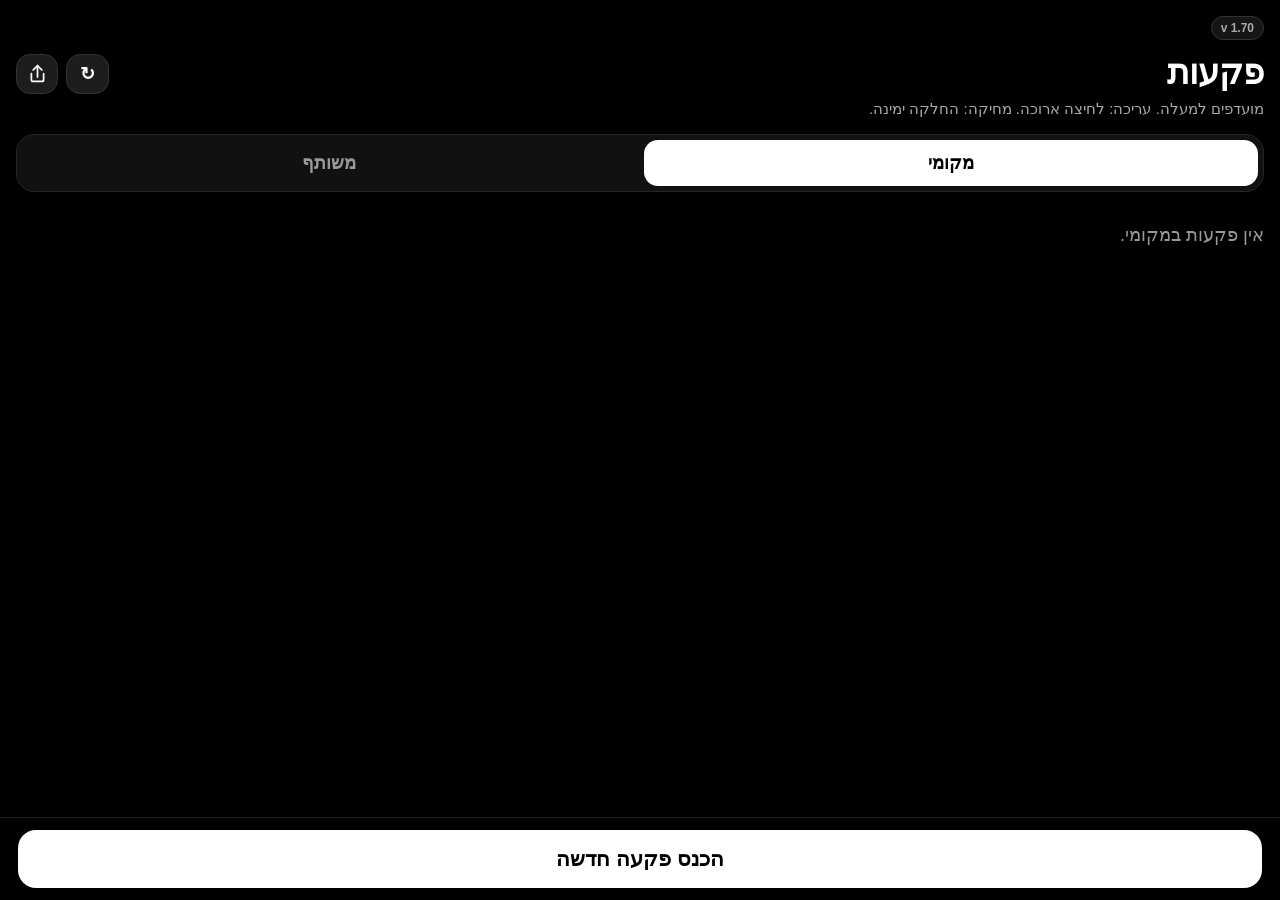
<file: index.html>
<!doctype html>
<html lang="he" dir="rtl">
<head>
<meta charset="utf-8" />
<meta name="viewport" content="width=device-width, initial-scale=1, viewport-fit=cover" />
<meta name="theme-color" content="#000000">
<meta name="color-scheme" content="only light">
<meta name="apple-mobile-web-app-capable" content="yes">
<meta name="apple-mobile-web-app-title" content="פקעות">
<meta name="apple-mobile-web-app-status-bar-style" content="black">
<link rel="manifest" href="manifest.webmanifest">
<link rel="icon" href="icon.svg" type="image/svg+xml">
<link rel="stylesheet" href="css/main.css?v=1.70">
<title>פקעות</title>
<style>
.lastScannedText{display:block;margin-top:5px;font-size:14px;font-weight:500;color:#9f9f9f;white-space:nowrap}
.lastScannedText.today{color:#3b82f6;font-weight:700}
.topVersion{font-size:12px;color:#aaa;font-weight:700;direction:ltr;white-space:nowrap}.topBarActions{display:flex;align-items:center;gap:8px;direction:ltr}
.shareBtn{width:42px;height:40px;padding:0;display:flex;align-items:center;justify-content:center;background:#1d1d1d;color:#fff;border:1px solid #333;border-radius:14px}
.shareBtn svg{width:21px;height:21px;fill:none;stroke:currentColor;stroke-width:2;stroke-linecap:round;stroke-linejoin:round}
.versionScreen{position:fixed;inset:0;z-index:100000;background:#000;color:#fff;display:flex;flex-direction:column;padding:calc(14px + env(safe-area-inset-top,0px)) 16px calc(14px + env(safe-area-inset-bottom,0px));direction:rtl}
.versionScreenHeader{display:flex;align-items:center;justify-content:space-between;gap:12px;padding-bottom:12px;border-bottom:1px solid #262626;flex:0 0 auto}
.versionScreenTitle{font-size:28px;font-weight:800;margin:0}
.versionCloseBtn{width:auto;padding:10px 16px;border-radius:14px;background:#222;color:#fff;border:1px solid #444;font-size:16px}
.versionScreenBody{overflow-y:auto;-webkit-overflow-scrolling:touch;padding:14px 0 4px;flex:1 1 auto}
.versionHistory{display:grid;gap:10px;text-align:right}
.versionEntry{border:1px solid #333;border-radius:16px;background:#141414;overflow:hidden}
.versionEntry summary{cursor:pointer;padding:15px 16px;font-size:18px;font-weight:800;color:#fff;list-style:none;position:relative;display:flex;align-items:center;justify-content:space-between}
.versionEntry summary::-webkit-details-marker{display:none}
.versionEntry summary::after{content:'⌄';color:#999;font-size:18px;transform:rotate(90deg);transition:transform .15s ease}
.versionEntry[open] summary::after{transform:rotate(0deg)}
.versionChanges{padding:0 16px 15px;color:#d0d0d0;font-size:16px;line-height:1.55;border-top:1px solid #282828}
.versionChange{display:block;margin-top:9px}
.versionEmpty{color:#aaa;font-size:17px;padding:24px 4px;text-align:center}
.departmentManagerSummary{border:1px solid #484848;border-radius:20px;background:#171717;color:#fff;padding:16px;margin:12px 0 16px;direction:rtl}
.departmentManagerSummary[hidden]{display:none!important}
.managerSummaryTitle{display:flex;justify-content:space-between;gap:8px;align-items:center;margin-bottom:13px;font-size:18px}
.managerSummaryTitle span{font-size:12px;color:#bbb}
.managerSummaryGrid{display:grid;grid-template-columns:repeat(3,minmax(0,1fr));gap:8px}
.managerSummaryGrid>div{background:#262626;border-radius:13px;padding:12px 4px;text-align:center;min-width:0}
.managerSummaryGrid strong{font-size:26px;display:block;direction:ltr}
.managerSummaryGrid span{font-size:12px;color:#ccc;display:block;margin-top:4px}
.scanHistoryBtn{width:auto;background:none;border:0;padding:2px 0;color:#b5b5b5;font-size:15px;font-weight:500;cursor:pointer;text-decoration:underline;text-underline-offset:3px;direction:rtl}
.scanHistoryRow{display:flex;justify-content:space-between;gap:12px;align-items:center;padding:10px 3px;border-bottom:1px solid #393939;font-size:15px}
.scanHistoryRow strong{direction:ltr;font-size:14px;white-space:nowrap}
.scanHistoryList{max-height:48vh;overflow:auto;margin-top:12px}
.scanHistoryNote{font-size:13px;color:#aaa;line-height:1.5}
.contactDialog{max-height:85vh;overflow-y:auto}
.contactDialog .appDialogInput{font-size:18px;letter-spacing:0;text-align:right}
.contactDialog textarea{font-size:16px;width:100%}
.contactBubble{background:#252525;border-radius:12px;padding:10px;margin:7px 0;font-size:15px;overflow-wrap:anywhere}
.contactThread{max-height:30vh;overflow-y:auto;margin:14px 0}
.contactNameRow{display:flex;align-items:stretch;gap:8px;direction:rtl;margin:6px 0 12px}
.contactNameRow #contactName{flex:1 1 auto;width:0;min-width:0;margin:0}
.contactNameRow #contactRename{flex:0 0 auto;width:auto;white-space:nowrap;margin:0;padding:9px 12px;font-size:15px;min-height:50px}
.developerReplyAlert{position:fixed;z-index:99999;left:16px;right:16px;top:calc(env(safe-area-inset-top,0px) + 72px);width:calc(100% - 32px);padding:16px 12px;background:#2563eb;color:white;border:1px solid #8db4ff;border-radius:18px;box-shadow:0 9px 28px #0008;font-size:17px;line-height:1.45;text-align:center}
.developerReplyAlert{position:fixed!important;top:calc(env(safe-area-inset-top,0px) + 54px)!important;left:14px!important;right:auto!important;width:44px!important;height:44px!important;min-width:44px!important;padding:0!important;display:grid!important;place-items:center!important;font-size:23px!important;line-height:1!important;border-radius:14px!important;background:#2563eb!important;color:white!important;border:1px solid #7eafff!important;box-shadow:0 5px 16px #0006!important;z-index:99999!important}

/* Single authoritative item-card layout, all lists and favorites */
.itemTop{display:grid;grid-template-columns:28px minmax(0,1fr) auto;direction:rtl;align-items:center;gap:8px;min-height:30px}
.itemTop>.star{grid-column:1;grid-row:1}
.itemTop>.itemName{grid-column:2;grid-row:1;text-align:right;min-width:0;white-space:normal;overflow:visible;text-overflow:clip;overflow-wrap:break-word;line-height:1.25}
.itemTop>.lastScannedText{grid-column:3;grid-row:1;justify-self:end;display:inline-flex;gap:4px;align-items:center;margin:0;white-space:nowrap;text-align:left;color:#9f9f9f;font-size:12px;direction:ltr}
.itemTop>.lastScannedText.today{color:#3b82f6;font-weight:700}
.lastScanClock{width:15px;height:15px;fill:none;stroke:currentColor;stroke-width:1.8;stroke-linecap:round;stroke-linejoin:round;flex-shrink:0}
.itemMeta{display:flex;flex-direction:row;direction:rtl;align-items:center;justify-content:space-between;gap:10px;margin-top:8px;padding-top:8px;border-top:1px solid #333}
.itemMeta>.barcodeGroup{display:inline-flex;flex-direction:row;align-items:center;direction:rtl;gap:9px;min-width:0;max-width:75%;margin:0}
.itemMeta>.barcodeGroup>.num{direction:ltr;text-align:right;white-space:nowrap;min-width:0;font-size:clamp(13px,3.5vw,17px)}
.itemMeta>.barcodeGroup>.scanCorrectionTag{display:inline-block;flex-shrink:0;position:static;background:#292929;border:1px solid #555;color:#ddd;font-size:12px;font-weight:650;border-radius:10px;padding:5px 8px;margin:0;white-space:nowrap}
.itemMeta>.scanHistoryBtn{margin:0;margin-inline-start:auto;flex-shrink:0;width:auto;padding:2px 0;border:0;background:transparent;color:#b5b5b5;font-size:15px;text-decoration:underline;text-underline-offset:3px;white-space:nowrap}
@media(max-width:390px){.itemTop{gap:5px}.itemTop>.lastScannedText{font-size:11px}.lastScanClock{width:13px;height:13px}.itemMeta{gap:5px}.itemMeta>.barcodeGroup{gap:5px}.itemMeta>.barcodeGroup>.num{font-size:12px}.itemMeta>.barcodeGroup>.scanCorrectionTag{font-size:10px;padding:4px 5px}.itemMeta>.scanHistoryBtn{font-size:13px}}

/* v1.66: barcode first (right), correction next (left); softer, clearer timestamp */
.itemMeta>.barcodeGroup{direction:rtl!important;flex-direction:row!important;justify-content:flex-start!important}
.itemMeta>.barcodeGroup>.num{order:0!important;flex:0 1 auto!important}
.itemMeta>.barcodeGroup>.scanFixBtn,.itemMeta>.barcodeGroup>.scanCorrectionTag{order:1!important}
.itemTop>.lastScannedText{font-size:14px!important;color:#9dbbd0!important;font-weight:550!important}
.itemTop>.lastScannedText.today{color:#8bbce9!important;font-weight:650!important}
@media(max-width:390px){.itemTop>.lastScannedText{font-size:13px!important}}
/* v1.67: secure long-press item editing */
.pakaEditDialog{max-height:calc(100dvh - 44px);overflow-y:auto;-webkit-overflow-scrolling:touch}
.pakaEditLabel{display:block;text-align:right;color:#ddd;font-size:15px;font-weight:700;margin:12px 0 8px}
.pakaEditField{display:block;width:100%;margin-top:7px;padding:12px 13px;min-height:47px;border:1px solid #555;border-radius:12px;background:#101010;color:#fff;font-size:17px;line-height:1.4;letter-spacing:normal;box-sizing:border-box}
.pakaEditField[dir="ltr"]{text-align:right;direction:ltr;font-variant-numeric:tabular-nums}
.pakaEditDialog textarea.pakaEditField{min-height:65px;resize:vertical}
.pakaEditDialog .appDialogActions{margin-top:10px}
.pakaEditDialog .appDialogActions .appDialogBtn{font-size:16px;padding:13px 5px}
</style>
</head>
<body>
<section id="home" class="page active">
  <div class="topBar"><h1>פקעות</h1><div class="topBarActions"><button class="shareBtn" onclick="shareApp()" aria-label="שתף את האפליקציה" title="שתף את האפליקציה"><svg viewBox="0 0 24 24" aria-hidden="true"><path d="M12 16V3"></path><path d="m7 8 5-5 5 5"></path><path d="M5 12v7a2 2 0 0 0 2 2h10a2 2 0 0 0 2-2v-7"></path></svg></button><button class="refreshBtn" onclick="refreshList()">↻</button></div></div>
  <p id="homeHelp" class="subtitle">מועדפים למעלה. מחיקה: החלקה ימינה.</p>
  <section id="departmentManagerSummary" class="departmentManagerSummary" hidden aria-live="polite">
    <div class="managerSummaryTitle"><strong id="managerSummaryTitle">נתוני מחלקה</strong><span>מנהל מחלקה</span></div>
    <div class="managerSummaryGrid">
      <div><strong id="managerSummaryUsers">—</strong><span>משתמשים</span></div>
      <div><strong id="managerSummaryActive">—</strong><span>פעילים השבוע</span></div>
      <div><strong id="managerSummaryScans">—</strong><span>סריקות</span></div>
    </div>
  </section>
  <div class="tabs"><button id="tabLocal" class="tab active" onclick="setTab('local')">מקומי</button><button id="tabShared" class="tab" onclick="setTab('shared')">משותף</button></div>
  <div id="list" class="list"></div>
  <div class="bottom"><button onclick="showPage('newPage')">הכנס פקעה חדשה</button></div>
</section>

<section id="newPage" class="page">
  <button class="back" onclick="showPage('home')">חזור</button>
  <h1>פקעה חדשה</h1>
  <div class="saveChoiceTitle">איפה לשמור?</div>
  <div class="saveTabs"><button id="saveLocalBtn" class="saveTab" onclick="setSaveTarget('local')">מקומי</button><button id="saveSharedBtn" class="saveTab" onclick="setSaveTarget('shared')">משותף</button></div>
  <label>שם הפקעה <span class="labelHint">יש לשמור על סיווג מתאים</span></label><input id="name" autocomplete="off" maxlength="60" placeholder="תיאור בראשי תיבות">
  <div class="codeGrid"><div><label>בסיס - 8 ספרות</label><input id="codeBase" inputmode="numeric" autocomplete="off" maxlength="15" placeholder="60026342" oninput="cleanCodeFields('base')"><div id="baseCounter" class="fieldCounter">נותרו 8 ספרות</div></div><div><label>סיומת</label><input id="codeSuffix" inputmode="numeric" autocomplete="off" maxlength="3" placeholder="004" oninput="cleanCodeFields('suffix')"></div></div>
  <label>הערות</label><textarea id="notes" maxlength="250" placeholder="לא חובה"></textarea>
  <button class="save" onclick="saveItem()">שמור</button>
  <div class="smallHelp">הברקוד נשמר כ־8 ספרות + 0000 + סיומת בת 3 ספרות.</div>
</section>

<section id="barcodePage" class="whitePage">
  <div class="barcodeWrap">
    <div class="barcodeName" id="barcodeName"></div>
    <div class="barcodeNumber" id="barcodeNumber"></div>
    <div id="barcodeSvg"></div>
    <div class="barcodeActions">
      <button class="barcodeBackBtn" onclick="showPage('home')">חזרה</button>
      <button class="barcodeScannedBtn" onclick="handleBarcodeScanned()">נסרק</button>
    </div>
  </div>
</section>

<script src="js/config.js?v=1.70"></script>
<script src="js/utils.js?v=1.70"></script>
<script src="js/storage.js?v=1.70"></script>
<script src="js/barcode.js?v=1.70"></script>
<script src="js/shared.js?v=1.70"></script>
<script src="js/stats.js?v=1.70"></script>
<script src="js/app.js?v=1.70"></script>
<script src="js/pwa-enhance.js?v=1.70"></script>
<script src="js/manager-summary.js?v=1.70"></script>
<script src="js/developer-contact.js?v=1.70"></script>
<script>

function formatLastScannedDate(value) {
  const timestamp = Number(value || 0);
  if (!timestamp) return '';
  const d = new Date(timestamp);
  const month = String(d.getMonth() + 1).padStart(2, '0');
  const day = String(d.getDate()).padStart(2, '0');
  const hours = String(d.getHours()).padStart(2, '0');
  const minutes = String(d.getMinutes()).padStart(2, '0');
  return `${month}/${day} ${hours}:${minutes}`;
}

function isToday(value) {
  const timestamp = Number(value || 0);
  if (!timestamp) return false;
  const d = new Date(timestamp);
  const now = new Date();
  return d.getFullYear() === now.getFullYear() && d.getMonth() === now.getMonth() && d.getDate() === now.getDate();
}



async function shareApp() {
  const url = `${window.location.origin}${window.location.pathname}`;
  const instructions = 'פתח את הקישור בספארי. לאחר מכן לחץ על כפתור השיתוף ובחר „הוסף למסך הבית”.';
  const shareData = { title: 'פקע פקע', text: `אפליקציית פקע פקע\n\n${instructions}`, url };
  try {
    if (navigator.share) {
      await navigator.share(shareData);
      return;
    }
    await navigator.clipboard.writeText(`${shareData.text}\n\n${url}`);
    showAppDialog({ title: 'ההודעה הועתקה', text: 'הקישור והוראות ההתקנה הועתקו ללוח.', actions: [{ label: 'סגור' }] });
  } catch (error) {
    if (error && error.name === 'AbortError') return;
    showAppDialog({ title: 'השיתוף לא זמין', text: 'לא ניתן לפתוח את חלון השיתוף במכשיר הזה.', actions: [{ label: 'סגור' }] });
  }
}

function renderVersionHistory(history) {
  const entries = Array.isArray(history) ? history : [];
  if (!entries.length) return '<div class="versionEmpty">אין היסטוריית שינויים זמינה.</div>';
  return `<div class="versionHistory">${entries.map((entry, index) => {
    const changes = Array.isArray(entry.changes) ? entry.changes : [];
    return `<details class="versionEntry"${index === 0 ? ' open' : ''}><summary>גרסה ${escapeHtml(entry.version || '')}</summary><div class="versionChanges">${changes.map(change => `<span class="versionChange">• ${escapeHtml(change)}</span>`).join('')}</div></details>`;
  }).join('')}</div>`;
}

function closeVersionHistory() {
  const screen = document.getElementById('versionHistoryScreen');
  if (screen) screen.remove();
}

function showVersionHistory(history) {
  closeAppDialog();
  closeVersionHistory();
  const screen = document.createElement('div');
  screen.id = 'versionHistoryScreen';
  screen.className = 'versionScreen';
  screen.innerHTML = `<div class="versionScreenHeader"><h2 class="versionScreenTitle">מה חדש?</h2><button type="button" class="versionCloseBtn" onclick="closeVersionHistory()">סגור</button></div><div class="versionScreenBody">${renderVersionHistory(history)}</div>`;
  document.body.appendChild(screen);
}

async function loadVersionInfo() {
  const r = await fetch(`version.json?t=${Date.now()}`, { cache: 'no-store' });
  if (!r.ok) throw new Error('version fetch failed');
  return r.json();
}

checkForAppUpdate = async function(showCurrentMessage = true) {
  try {
    const info = await loadVersionInfo();
    const latest = String(info.version || '').trim();
    const history = Array.isArray(info.history) ? info.history : [];
    if (!latest) return false;
    if (isVersionNewer(latest, VERSION)) {
      showAppDialog({
        title: 'קיים עדכון חדש',
        text: `גרסה נוכחית: ${escapeHtml(VERSION)}<br>גרסה חדשה: ${escapeHtml(latest)}`,
        actions: [
          { label: 'עדכן עכשיו', onClick: () => forceAppUpdate(latest) },
          { label: 'הצג שינויים', kind: 'secondary', onClick: () => showVersionHistory(history) },
          { label: 'לא עכשיו', kind: 'secondary' }
        ]
      });
      return true;
    }
    if (showCurrentMessage) {
      showAppDialog({
        title: 'אין עדכון חדש',
        text: `אתה משתמש בגרסה העדכנית ביותר: v${escapeHtml(VERSION)}`,
        actions: [
          { label: 'הצג שינויים', onClick: () => showVersionHistory(history) },
          { label: 'סגור', kind: 'secondary' }
        ]
      });
    }
    return false;
  } catch (e) {
    if (showCurrentMessage) showAppDialog({ title: 'בדיקת העדכון נכשלה', text: 'נסה שוב מאוחר יותר.', actions: [{ label: 'סגור' }] });
    return false;
  }
};

function handleBarcodeScanned() {
  const el = document.getElementById('barcodeNumber');
  const nameEl = document.getElementById('barcodeName');
  const barcode = el ? el.textContent : '';
  const name = nameEl ? nameEl.textContent : '';
  if (el) incrementLocalScanCountByCode(barcode);
  if (typeof recordPakapakaScan === 'function') recordPakapakaScan({ barcode, name });
  showPage('home');
}

showDepartmentRequired = function() {
  const list = document.getElementById('list');
  if (!list) return;
  list.innerHTML = '<div class="empty departmentRequiredBox" onclick="changeDepartment()">לא נבחרה מחלקה לרשימה המשותפת.<br>לחץ כאן כדי להכניס מספר מחלקה.</div>';
};

renderList();
if (typeof activeTab !== 'undefined' && activeTab === 'shared' && !getDepartment()) showDepartmentRequired();
</script>
</body>
</html>
</file>
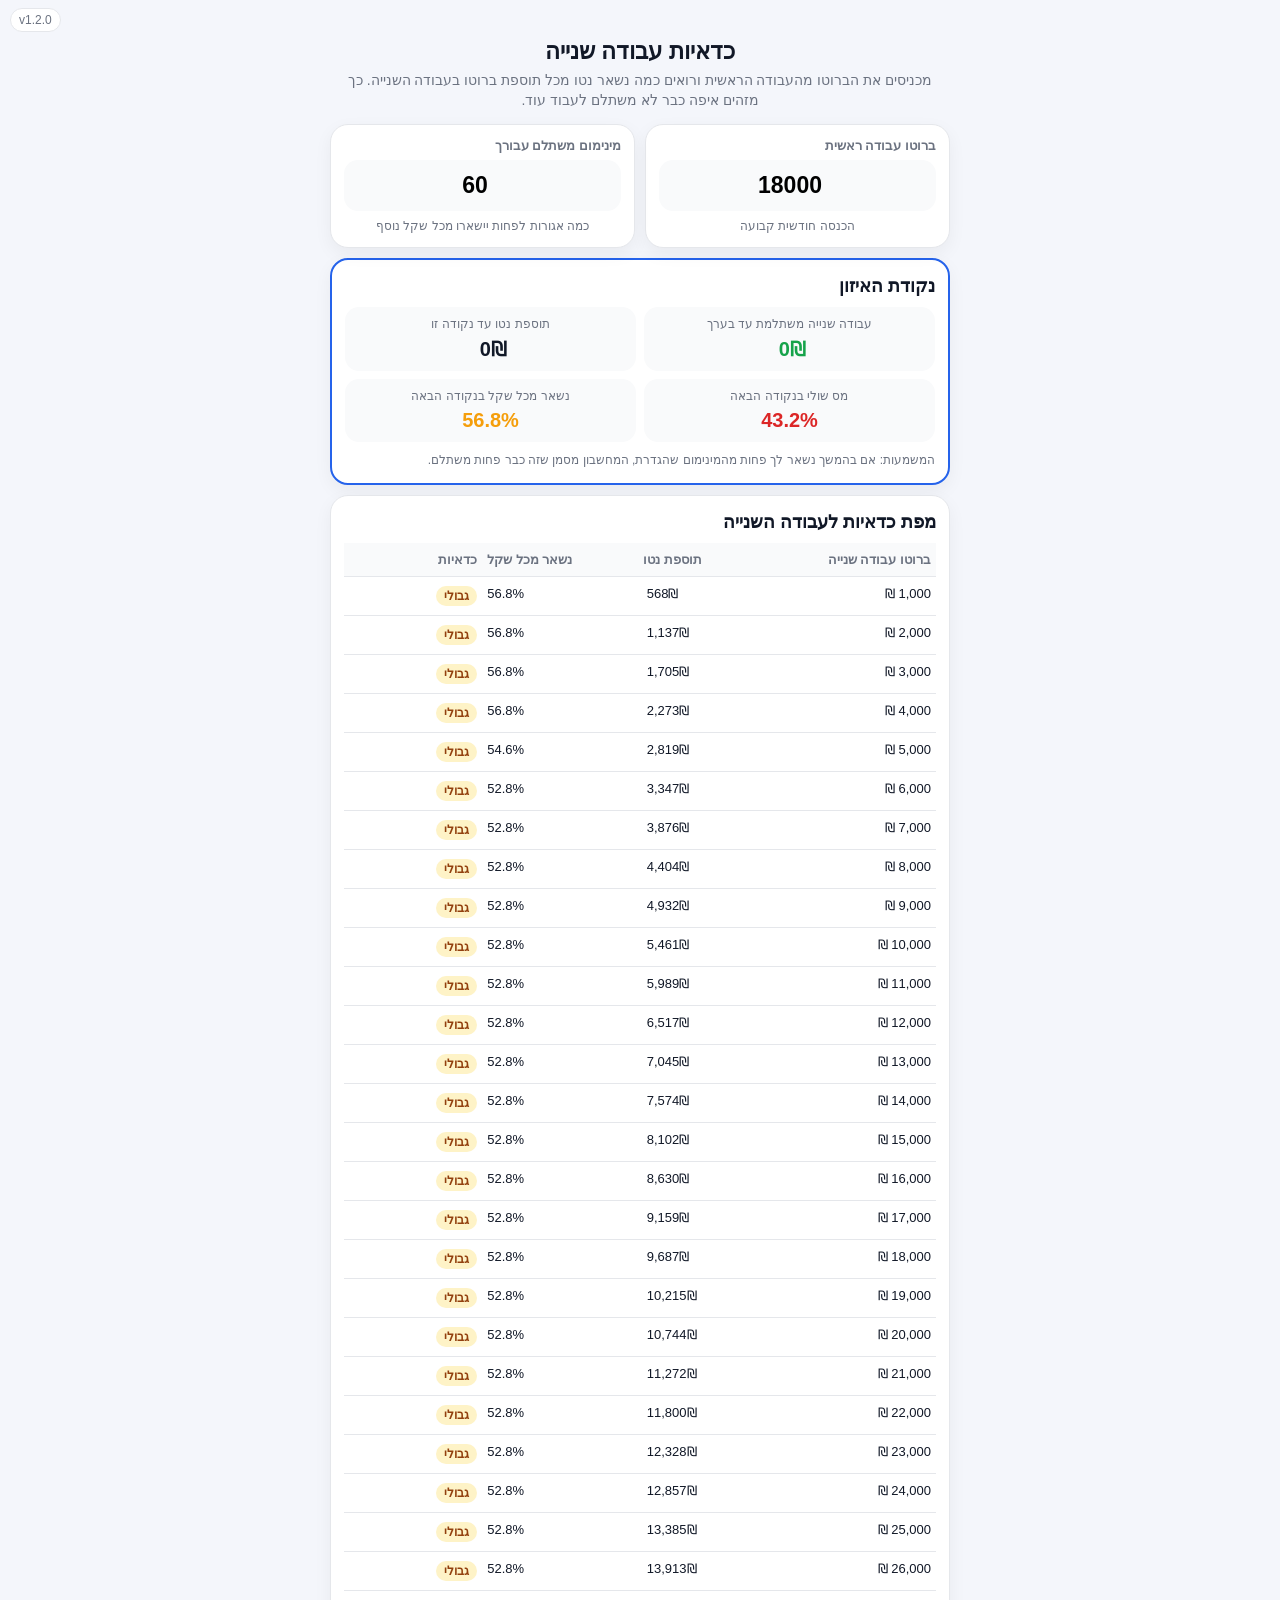
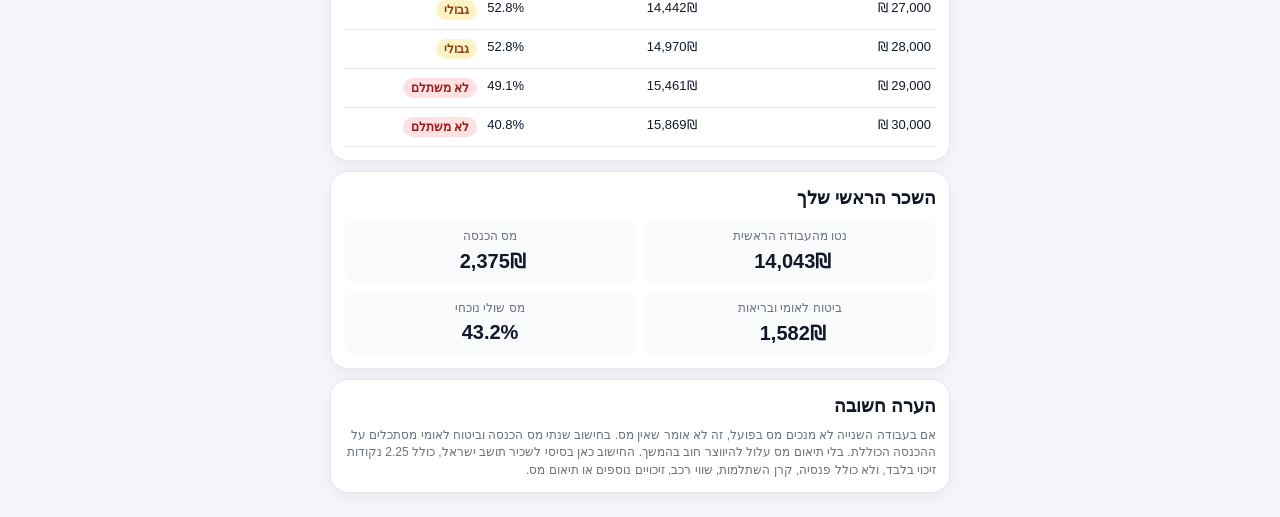
<file: bruto-neto-simple.html>
<!doctype html>
<html lang="he" dir="rtl">
<head>
<meta charset="utf-8">
<meta name="viewport" content="width=device-width,initial-scale=1,viewport-fit=cover">
<title>כדאיות עבודה שנייה</title>
<style>
:root{--bg:#f4f6fb;--card:#fff;--text:#111827;--muted:#6b7280;--line:#e5e7eb;--good:#16a34a;--warn:#f59e0b;--bad:#dc2626;--blue:#2563eb}*{box-sizing:border-box}body{margin:0;background:var(--bg);color:var(--text);font-family:-apple-system,BlinkMacSystemFont,"Segoe UI",Arial,sans-serif;padding:14px}.app{max-width:620px;margin:auto}.ver{position:fixed;top:8px;left:10px;background:#fff;border:1px solid var(--line);border-radius:999px;padding:4px 8px;font-size:12px;color:var(--muted)}h1{text-align:center;font-size:23px;margin:24px 0 6px}.lead{text-align:center;color:var(--muted);font-size:14px;line-height:1.4;margin:0 0 14px}.grid{display:grid;grid-template-columns:1fr 1fr;gap:10px}.card{background:var(--card);border:1px solid var(--line);border-radius:18px;padding:13px;box-shadow:0 6px 18px #0000000d;margin-bottom:10px}.label{font-size:13px;font-weight:800;color:var(--muted);margin-bottom:7px}input{width:100%;border:0;outline:0;background:#f9fafb;border-radius:14px;padding:12px;text-align:center;direction:ltr;font-size:23px;font-weight:900}.small{font-size:12px;color:var(--muted);line-height:1.35;margin-top:7px;text-align:center}.kpi{display:grid;grid-template-columns:1fr 1fr;gap:8px}.mini{background:#f9fafb;border-radius:14px;padding:10px;text-align:center}.mini span{display:block;color:var(--muted);font-size:12px;line-height:1.25}.mini b{display:block;font-size:20px;margin-top:5px;direction:ltr}.good{color:var(--good)}.warn{color:var(--warn)}.bad{color:var(--bad)}h2{font-size:18px;margin:2px 0 10px}table{width:100%;border-collapse:collapse;font-size:13px}th,td{border-bottom:1px solid var(--line);padding:9px 5px;text-align:right;vertical-align:top}th{background:#f9fafb;color:var(--muted)}.num{text-align:left;direction:ltr;white-space:nowrap}.pill{border-radius:999px;padding:3px 8px;font-size:12px;font-weight:800;display:inline-block}.pGood{background:#dcfce7;color:#166534}.pWarn{background:#fef3c7;color:#92400e}.pBad{background:#fee2e2;color:#991b1b}.note{font-size:12px;color:var(--muted);line-height:1.45;margin-top:10px}.focus{border:2px solid var(--blue)}@media(max-width:430px){body{padding:10px}.grid{gap:8px}.card{padding:10px}input{font-size:20px}table{font-size:12px}th,td{padding:8px 3px}.mini b{font-size:17px}}
</style>
</head>
<body>
<div class="ver">v1.2.0</div>
<main class="app">
<h1>כדאיות עבודה שנייה</h1>
<p class="lead">מכניסים את הברוטו מהעבודה הראשית ורואים כמה נשאר נטו מכל תוספת ברוטו בעבודה השנייה. כך מזהים איפה כבר לא משתלם לעבוד עוד.</p>
<section class="grid">
<div class="card"><div class="label">ברוטו עבודה ראשית</div><input id="mainGross" type="number" inputmode="numeric" min="0" step="100" value="18000"><div class="small">הכנסה חודשית קבועה</div></div>
<div class="card"><div class="label">מינימום משתלם עבורך</div><input id="minKeep" type="number" inputmode="numeric" min="1" max="100" step="1" value="60"><div class="small">כמה אגורות לפחות יישארו מכל שקל נוסף</div></div>
</section>
<section class="card focus"><h2>נקודת האיזון</h2><div class="kpi"><div class="mini"><span>עבודה שנייה משתלמת עד בערך</span><b id="bestGross" class="good">₪0</b></div><div class="mini"><span>תוספת נטו עד נקודה זו</span><b id="bestNet">₪0</b></div><div class="mini"><span>מס שולי בנקודה הבאה</span><b id="nextTax" class="bad">0%</b></div><div class="mini"><span>נשאר מכל שקל בנקודה הבאה</span><b id="nextKeep" class="warn">0%</b></div></div><div class="note">המשמעות: אם בהמשך נשאר לך פחות מהמינימום שהגדרת, המחשבון מסמן שזה כבר פחות משתלם.</div></section>
<section class="card"><h2>מפת כדאיות לעבודה השנייה</h2><table><thead><tr><th>ברוטו עבודה שנייה</th><th class="num">תוספת נטו</th><th class="num">נשאר מכל שקל</th><th>כדאיות</th></tr></thead><tbody id="rows"></tbody></table></section>
<section class="card"><h2>השכר הראשי שלך</h2><div class="kpi"><div class="mini"><span>נטו מהעבודה הראשית</span><b id="baseNet">₪0</b></div><div class="mini"><span>מס הכנסה</span><b id="baseTax">₪0</b></div><div class="mini"><span>ביטוח לאומי ובריאות</span><b id="baseBtl">₪0</b></div><div class="mini"><span>מס שולי נוכחי</span><b id="baseMarginal">0%</b></div></div></section>
<section class="card"><h2>הערה חשובה</h2><div class="note">אם בעבודה השנייה לא מנכים מס בפועל, זה לא אומר שאין מס. בחישוב שנתי מס הכנסה וביטוח לאומי מסתכלים על ההכנסה הכוללת. בלי תיאום מס עלול להיווצר חוב בהמשך. החישוב כאן בסיסי לשכיר תושב ישראל, כולל 2.25 נקודות זיכוי בלבד, ולא כולל פנסיה, קרן השתלמות, שווי רכב, זיכויים נוספים או תיאום מס.</div></section>
</main>
<script>
const fmt=n=>new Intl.NumberFormat('he-IL',{style:'currency',currency:'ILS',maximumFractionDigits:0}).format(Math.round(n));
const pct=n=>new Intl.NumberFormat('he-IL',{maximumFractionDigits:1}).format(n)+'%';
const CREDIT=544.5;
const tax=[{u:7010,r:.10},{u:10060,r:.14},{u:16150,r:.20},{u:22440,r:.31},{u:46690,r:.35},{u:60130,r:.47},{u:1/0,r:.50}];
const btl=[{u:7703,r:.0427},{u:51910,r:.1217},{u:1/0,r:0}];
function prog(g,arr){let p=0,t=0;for(const b of arr){const x=Math.max(0,Math.min(g,b.u)-p);t+=x*b.r;p=b.u;if(g<=b.u)break}return t}
function marginal(g){let r1=0,r2=0;for(const b of tax){if(g<b.u){r1=b.r;break}}for(const b of btl){if(g<b.u){r2=b.r;break}}return r1+r2}
function calc(g){const incomeTax=Math.max(0,prog(g,tax)-CREDIT);const ni=prog(g,btl);return{gross:g,tax:incomeTax,btl:ni,net:Math.max(0,g-incomeTax-ni)}}
function grade(keep,min){if(keep>=min)return ['משתלם','pGood'];if(keep>=min-10)return ['גבולי','pWarn'];return ['לא משתלם','pBad']}
function render(){const main=Math.max(0,+document.getElementById('mainGross').value||0);const min=Math.max(1,Math.min(100,+document.getElementById('minKeep').value||60));const base=calc(main);document.getElementById('baseNet').textContent=fmt(base.net);document.getElementById('baseTax').textContent=fmt(base.tax);document.getElementById('baseBtl').textContent=fmt(base.btl);document.getElementById('baseMarginal').textContent=pct(marginal(main)*100);let html='',best=0,bestNet=0,nextKeep=0,nextTax=0,foundBad=false;for(let second=1000;second<=30000;second+=1000){const now=calc(main+second);const prev=calc(main+second-1000);const totalExtra=now.net-base.net;const stepNet=now.net-prev.net;const keep=stepNet/1000*100;const taxRate=100-keep;const [txt,cls]=grade(keep,min);if(!foundBad&&keep>=min){best=second;bestNet=totalExtra}else if(!foundBad&&keep<min){foundBad=true;nextKeep=keep;nextTax=taxRate}html+=`<tr><td>${fmt(second)}</td><td class="num">${fmt(totalExtra)}</td><td class="num">${pct(keep)}</td><td><span class="pill ${cls}">${txt}</span></td></tr>`}if(!foundBad){nextKeep=(calc(main+31000).net-calc(main+30000).net)/1000*100;nextTax=100-nextKeep}document.getElementById('rows').innerHTML=html;document.getElementById('bestGross').textContent=fmt(best);document.getElementById('bestNet').textContent=fmt(bestNet);document.getElementById('nextKeep').textContent=pct(nextKeep);document.getElementById('nextTax').textContent=pct(nextTax)}
['mainGross','minKeep'].forEach(id=>document.getElementById(id).addEventListener('input',render));render();
</script>
</body>
</html>
</file>
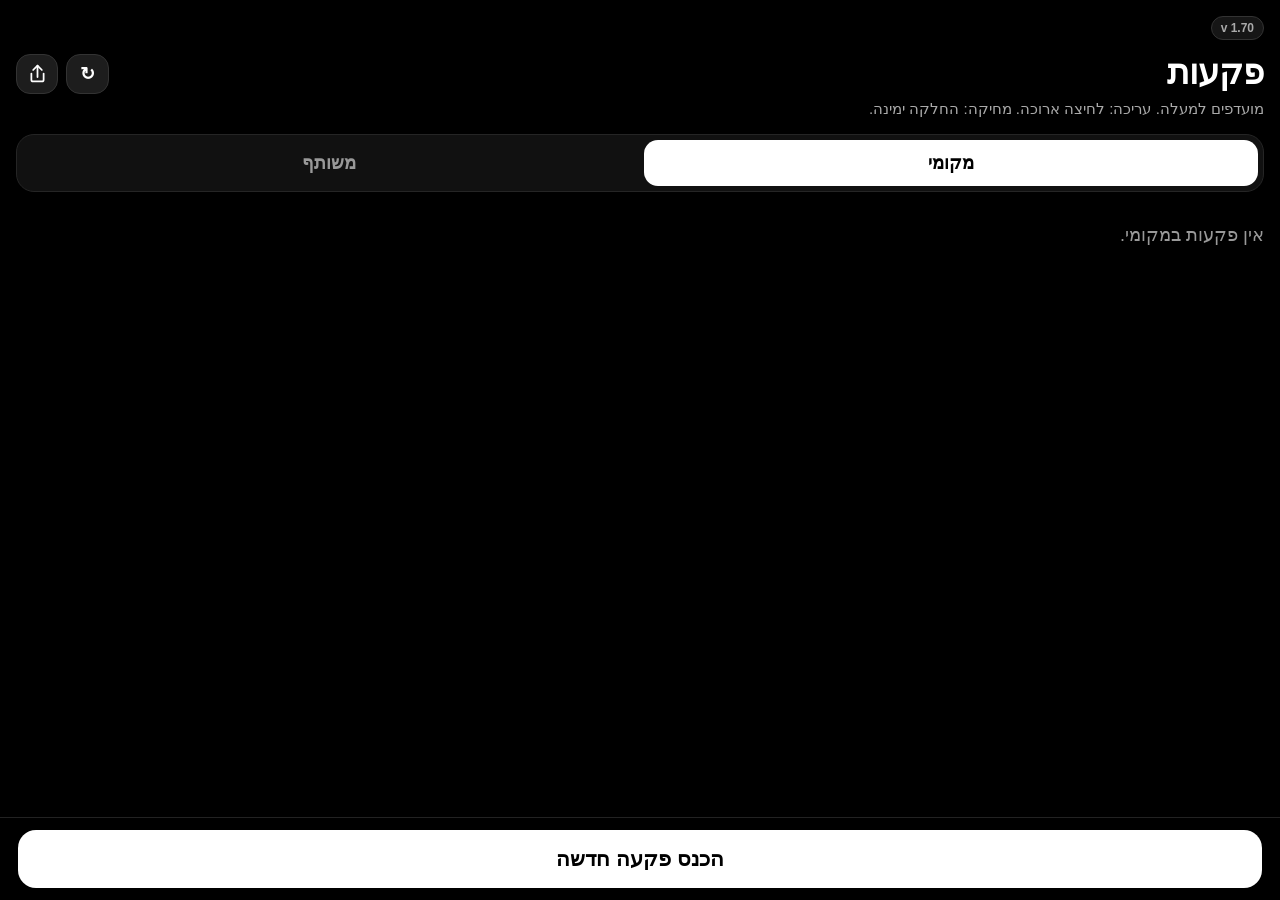
<file: update.html>
<!doctype html>
<html lang="he" dir="rtl"><head><meta charset="utf-8"><meta name="viewport" content="width=device-width,initial-scale=1,viewport-fit=cover"><meta http-equiv="Cache-Control" content="no-store"><title>עדכון פקע פקע</title><style>html,body{background:#080808;color:white;font-family:Arial,sans-serif}main{max-width:480px;margin:20vh auto;padding:24px;text-align:center}button{background:#fff;color:#000;border:0;border-radius:14px;padding:16px;width:100%;font-size:18px}</style></head><body><main><h1>עדכון פקע פקע</h1><p id="status">מרענן את קובצי האפליקציה...</p><button id="retry" hidden>נסה שוב</button></main><script>
async function update(){
 const status=document.getElementById('status');
 try{
  if('serviceWorker' in navigator){const regs=await navigator.serviceWorker.getRegistrations();await Promise.all(regs.map(r=>r.unregister()));}
  if('caches' in window){const keys=await caches.keys();await Promise.all(keys.map(k=>caches.delete(k)));}
  status.textContent='פותח את הגרסה החדשה...';
  location.replace('./index.html?v=1.70&reload='+Date.now());
 }catch(err){status.textContent='לא ניתן לרענן אוטומטית. אפשר לנסות שוב.';document.getElementById('retry').hidden=false;}
}
document.getElementById('retry').onclick=update;
update();
</script></body></html>
</file>
<file: css/main.css>
:root{--safe-bottom:env(safe-area-inset-bottom,0px);--safe-top:env(safe-area-inset-top,0px);color-scheme:only light}
*{box-sizing:border-box;-webkit-tap-highlight-color:transparent}
html,body{margin:0;min-height:100%;font-family:Arial,sans-serif;background:#000;color:#fff}
body{overscroll-behavior:none}
.page{min-height:100dvh;display:none;padding:calc(16px + var(--safe-top)) 16px 112px}
.page.active{display:block}
.topBar{display:flex;align-items:center;justify-content:space-between;gap:10px}
.refreshBtn{width:auto;background:#1d1d1d;color:#fff;border:1px solid #333;border-radius:14px;padding:10px 13px;font-size:18px;line-height:1}
h1{margin:6px 0 8px;font-size:34px;line-height:1.1}
.subtitle{margin:0 0 14px;color:#aaa;font-size:15px;line-height:1.35;text-align:right}
.subtitle.sharedHelp{font-size:16px;color:#aaa;line-height:1.45;margin:0 0 14px;text-align:right}
.tabs{display:grid;grid-template-columns:1fr 1fr;gap:8px;margin:10px 0 14px;background:#111;border:1px solid #252525;border-radius:18px;padding:5px}
.tab{border:0;border-radius:14px;padding:12px;font-size:18px;background:transparent;color:#999;position:relative}
.tab.active{background:#fff;color:#000}
.sectionTitle{font-size:15px;color:#bbb;margin:15px 0 7px;font-weight:700}
.sectionLine{height:1px;background:#242424;margin-bottom:7px}
.list{padding-bottom:20px}
.itemShell{position:relative;margin:6px 0;border-radius:13px;overflow:hidden;background:#8b1616}
.deleteHint{position:absolute;inset:0;display:flex;align-items:center;justify-content:flex-start;padding-left:18px;color:#fff;font-size:15px;font-weight:700;direction:ltr}
.item{position:relative;background:#1b1b1b;border:1px solid #333;border-radius:13px;padding:8px 10px 10px;font-size:18px;font-weight:700;cursor:pointer;min-height:62px;transition:transform .18s ease;touch-action:pan-y}
.item:active{background:#242424}
.itemTop{display:grid;grid-template-columns:28px minmax(0,1fr) auto;align-items:center;gap:6px;min-height:28px}
.itemName{line-height:1.16;margin-top:0;white-space:nowrap;overflow:hidden;text-overflow:ellipsis}
.itemMeta{display:flex;align-items:center;justify-content:space-between;gap:10px;margin-top:5px;padding-top:5px;border-top:1px solid #333}
.openCount{font-size:15px;color:#b5b5b5;font-weight:500;text-align:right;white-space:nowrap;order:2}
.item .num{direction:ltr;text-align:left;font-size:16px;color:#ddd;font-weight:400;word-break:break-all;order:1}
.itemDate{direction:ltr;color:#8e8e8e;font-size:11px;font-weight:400;white-space:nowrap}
.itemMenu{position:absolute;left:6px;bottom:7px;width:30px;height:26px;padding:0;border:0;border-radius:9px;background:transparent;color:#aaa;font-size:15px;line-height:26px;font-weight:700;z-index:4}
.itemMenu:active{background:#2a2a2a;transform:scale(.96)}
.star{position:static;width:28px;height:28px;padding:0;border-radius:50%;background:transparent;color:#777;font-size:21px;line-height:28px}
.star.on{color:#ffd54a}
.bottom{position:fixed;left:0;right:0;bottom:0;padding:12px 18px calc(12px + var(--safe-bottom));background:#000;z-index:20;border-top:1px solid #222}
button{width:100%;border:0;border-radius:18px;padding:17px;font-size:21px;font-weight:700;background:#fff;color:#000;cursor:pointer}
button:active{transform:scale(.99)}
.back{background:#222;color:#fff;margin-bottom:18px;border:1px solid #444}
.saveChoiceTitle{font-size:17px;color:#ddd;margin:8px 0 9px}
.saveTabs{display:grid;grid-template-columns:1fr 1fr;gap:8px;background:#111;border:1px solid #252525;border-radius:18px;padding:5px;margin-bottom:6px}
.saveTab{border:0;border-radius:14px;padding:12px;font-size:18px;background:transparent;color:#999}
.saveTab.active{background:#fff;color:#000}
label{display:block;font-size:18px;margin:18px 0 8px;color:#ddd}
.labelHint{display:inline-block;margin-right:8px;color:#888;font-size:13px;font-weight:400;vertical-align:baseline}
input,textarea{width:100%;border-radius:16px;border:1px solid #444;background:#111;color:#fff;padding:16px;font-size:22px;outline:none}
input:focus,textarea:focus{border-color:#fff}
textarea{min-height:74px;resize:vertical}
.codeGrid{display:grid;grid-template-columns:2fr 1fr;gap:10px}
.fieldCounter{font-size:13px;color:#888;margin-top:7px;line-height:1.2;text-align:right}
.fieldCounter.done{color:#4cd964;font-weight:700}
.save{margin-top:22px;margin-bottom:18px}
.whitePage{background:#fff!important;color:#000!important;color-scheme:only light;forced-color-adjust:none;text-align:center;display:none;min-height:100dvh;padding:calc(20px + var(--safe-top)) 16px calc(20px + var(--safe-bottom))}
.whitePage.active{display:flex;flex-direction:column;justify-content:center;align-items:center}
.barcodeWrap{width:100%;max-width:760px}
.barcodeName{font-size:34px;font-weight:700;margin-bottom:22px;line-height:1.15}
.barcodeNumber{direction:ltr;font-size:24px;letter-spacing:1px;margin-bottom:14px;word-break:break-all}
#barcodeSvg{width:100%;overflow:hidden;background:#fff!important;color-scheme:only light;forced-color-adjust:none}
#barcodeSvg svg{width:100%;max-width:760px;height:auto;display:block;margin:0 auto;background:#fff!important;color-scheme:only light;forced-color-adjust:none}
#barcodeSvg canvas{width:100%;max-width:760px;height:auto;display:block;margin:0 auto;background:#fff;image-rendering:pixelated}
.barcodeActions{display:grid;grid-template-columns:1fr 1fr;gap:12px;margin:26px auto 0;max-width:520px;direction:rtl}
.barcodeActions button{padding:16px 12px;border-radius:18px;font-size:22px}
.barcodeBackBtn{background:#222;color:#fff;border:1px solid #444}
.barcodeScannedBtn{background:#000;color:#fff}
.empty{color:#999;font-size:18px;margin-top:30px;line-height:1.45}
.departmentRequiredBox{background:#151515;border:1px solid #333;border-radius:18px;padding:22px 16px;color:#ddd;cursor:pointer}
.departmentRequiredBox:active{background:#222;transform:scale(.99)}
.smallHelp{color:#888;font-size:15px;margin-top:10px;line-height:1.35}
.versionBadge{position:static;display:block;width:max-content;margin:0 0 8px auto;background:#161616;color:#aaa;border:1px solid #333;border-radius:999px;padding:5px 9px;font-size:12px;line-height:1;z-index:auto;direction:ltr}
.toastMsg{position:fixed;left:50%;bottom:90px;transform:translateX(-50%);background:#222;color:#fff;border:1px solid #444;border-radius:18px;padding:12px 18px;font-size:17px;z-index:9999;opacity:0;transition:opacity .2s}
.toastMsg.show{opacity:1}
.sharedDot{display:none;position:absolute;top:8px;left:12px;width:9px;height:9px;background:#ff3b30;border-radius:50%}
.sharedDot.on{display:block}
</file>
